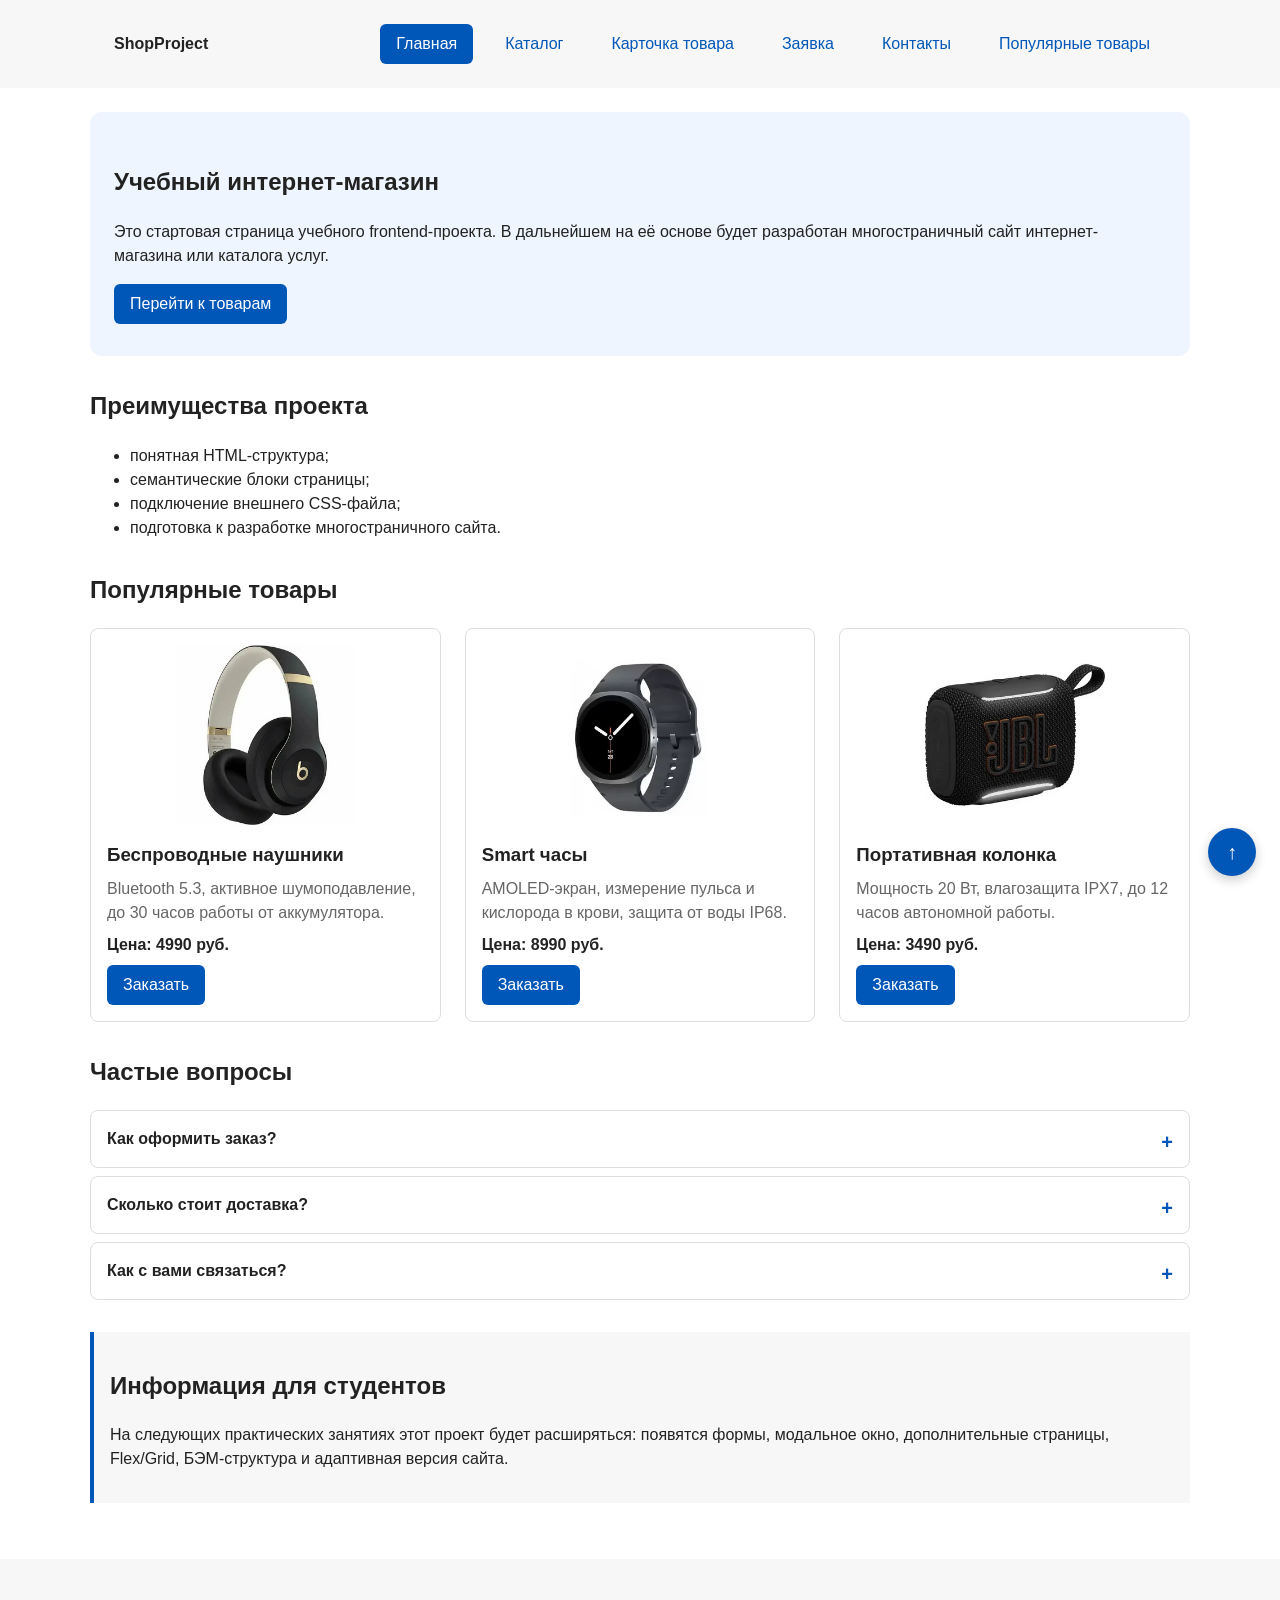
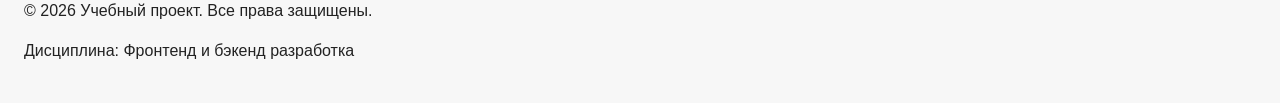
<file: index.html>
<!DOCTYPE html>
<html lang="ru">

<head>
  
  <meta charset="UTF-8">
  <meta name="viewport" content="width=device-width, initial-scale=1.0">
  <title>Учебный интернет-магазин</title>
  <link rel="stylesheet" href="css/style.css">
  <script src="js/main.js" defer></script>
  <meta property="og:type" content="website">
  <meta property="og:title" content="Учебный интернет-магазин">
  <meta property="og:description" content="Учебный frontend-проект интернет-магазина.">
  <meta property="og:image" content="https://tobleron333.github.io/kr1-html-css-shop/images/preview.jpg">

</head>

<body>

<header class="site-header">
  <div class="site-header__inner">
    <a class="site-header__logo" href="index.html">ShopProject</a>

    <nav class="site-nav" aria-label="Основная навигация">
      <ul class="site-nav__list">
        <li class="site-nav__item">
          <a class="site-nav__link site-nav__link--active" href="index.html">Главная</a>
        </li>
        <li class="site-nav__item">
          <a class="site-nav__link" href="catalog.html">Каталог</a>
        </li>
        <li class="site-nav__item">
          <a class="site-nav__link" href="product.html">Карточка товара</a>
        </li>
        <li class="site-nav__item">
          <a class="site-nav__link" href="order.html">Заявка</a>
        </li>
        <li class="site-nav__item">
          <a class="site-nav__link" href="contacts.html">Контакты</a>
        </li>
        <li class="site-nav__item">
          <a class="site-nav__link" href="index.html#popular">Популярные товары</a>
        </li>
      </ul>
    </nav>
  </div>
</header>

<main>
  <!-- Основное содержимое страницы -->

   <section class="hero">
  <h1>Учебный интернет-магазин</h1>
  <p>
    Это стартовая страница учебного frontend-проекта.
    В дальнейшем на её основе будет разработан многостраничный сайт
    интернет-магазина или каталога услуг.
  </p>
  <a class="button button--primary" href="#popular">Перейти к товарам</a>
</section>

<section class="section" id="advantages">
  <h2>Преимущества проекта</h2>

  <ul class="advantages__list">
    <li>понятная HTML-структура;</li>
    <li>семантические блоки страницы;</li>
    <li>подключение внешнего CSS-файла;</li>
    <li>подготовка к разработке многостраничного сайта.</li>
  </ul>
</section>

<section class="section" id="popular">
  <h2>Популярные товары</h2>

  <div class="products-grid">

    <article class="product-card">
      <img class="product-card__image" src="images/product-1.jpg" alt="Беспроводные наушники" width="400" height="300" loading="lazy">
      <h3 class="product-card__title">Беспроводные наушники</h3>
      <p class="product-card__description">Bluetooth 5.3, активное шумоподавление, до 30 часов работы от аккумулятора.</p>
      <p class="product-card__price">Цена: 4990 руб.</p>
      <button class="button button--primary product-card__button" type="button" data-product="Беспроводные наушники">
        Заказать
      </button>
    </article>

    <article class="product-card">
      <img class="product-card__image" src="images/product-2.jpg" alt="Умные часы" width="400" height="300" loading="lazy">
      <h3 class="product-card__title">Smart часы</h3>
      <p class="product-card__description">AMOLED-экран, измерение пульса и кислорода в крови, защита от воды IP68.</p>
      <p class="product-card__price">Цена: 8990 руб.</p>
      <button class="button button--primary product-card__button" type="button" data-product="Умные часы">
        Заказать
      </button>
    </article>

    <article class="product-card">
      <img class="product-card__image" src="images/product-3.jpg" alt="Портативная колонка" width="400" height="300" loading="lazy">
      <h3 class="product-card__title">Портативная колонка</h3>
      <p class="product-card__description">Мощность 20 Вт, влагозащита IPX7, до 12 часов автономной работы.</p>
      <p class="product-card__price">Цена: 3490 руб.</p>
      <button class="button button--primary product-card__button" type="button" data-product="Портативная колонка">
        Заказать
      </button>
    </article>

  </div>

</section>

<section class="section faq" id="faq">
  <h2>Частые вопросы</h2>

  <details class="faq__item">
    <summary class="faq__question">Как оформить заказ?</summary>
    <p class="faq__answer">
      Нажмите кнопку «Заказать» на карточке товара или перейдите на страницу «Заявка» и заполните форму. Мы свяжемся с вами для подтверждения.
    </p>
  </details>

  <details class="faq__item">
    <summary class="faq__question">Сколько стоит доставка?</summary>
    <p class="faq__answer">
      Доставка по городу - бесплатно при заказе от 3000 рублей. В другие регионы - по тарифам транспортных компаний.
    </p>
  </details>

  <details class="faq__item">
    <summary class="faq__question">Как с вами связаться?</summary>
    <p class="faq__answer">
      Позвоните по телефону +7 (900) 000-00-00, напишите на
      info@example.com или оставьте заявку через форму на сайте.
    </p>
  </details>
</section>

<aside class="info-block">
  <h2>Информация для студентов</h2>
  <p>
    На следующих практических занятиях этот проект будет расширяться:
    появятся формы, модальное окно, дополнительные страницы, Flex/Grid,
    БЭМ-структура и адаптивная версия сайта.
  </p>
</aside>
</main>

<footer id="contacts">
  <p>&copy; 2026 Учебный проект. Все права защищены.</p>
  <p>Дисциплина: Фронтенд и бэкенд разработка</p>
</footer>

<dialog class="order-dialog" id="order-dialog" aria-labelledby="order-dialog-title">
  <h2 class="order-dialog__title" id="order-dialog-title">Оформление заявки</h2>

  <form class="order-form" id="order-form" action="#" method="post" novalidate>
    <input id="selected-product" name="selected-product" type="hidden">

    <div class="order-form__field">
      <label class="order-form__label" for="order-name">Имя</label>
      <input
        class="order-form__input"
        id="order-name"
        name="name"
        type="text"
        placeholder="Введите ваше имя"
        minlength="2"
        autocomplete="given-name"
        required
      >
    </div>

    <div class="order-form__field">
      <label class="order-form__label" for="order-email">E-mail</label>
      <input
        class="order-form__input"
        id="order-email"
        name="email"
        type="email"
        placeholder="example@mail.ru"
        autocomplete="email"
        required
      >
    </div>

    <div class="order-form__field">
      <label class="order-form__label" for="order-phone">Телефон</label>
      <input
        class="order-form__input"
        id="order-phone"
        name="phone"
        type="tel"
        inputmode="tel"
        placeholder="+7 (900) 000-00-00"
        pattern="^\+7 \(\d{3}\) \d{3}-\d{2}-\d{2}$"
        required
      >
      <small class="order-form__hint">Формат: +7 (900) 000-00-00</small>
    </div>

    <div class="order-form__field">
      <label class="order-form__label" for="order-date">Дата связи</label>
      <input
        class="order-form__input"
        id="order-date"
        name="date"
        type="date"
      >
    </div>

    <div class="order-form__field">
      <label class="order-form__label" for="order-topic">Тема заявки</label>
      <select class="order-form__input" id="order-topic" name="topic" required>
        <option value="">Выберите тему</option>
        <option value="product">Заказ товара</option>
        <option value="consultation">Консультация</option>
        <option value="delivery">Доставка</option>
      </select>
    </div>

    <div class="order-form__field">
      <label class="order-form__label" for="order-comment">Комментарий</label>
      <textarea
        class="order-form__input"
        id="order-comment"
        name="comment"
        rows="4"
        placeholder="Укажите дополнительную информацию"
      ></textarea>
    </div>

    <div class="order-form__field order-form__field--checkbox">
      <label>
        <input
          class="order-form__checkbox"
          id="order-agreement"
          name="agreement"
          type="checkbox"
          required
        >
        Я согласен на обработку данных
      </label>
    </div>

    <div class="order-form__actions">
      <button class="button button--secondary" type="button" id="close-order-dialog">Закрыть</button>
      <button class="button button--primary" type="submit">Отправить заявку</button>
    </div>
  </form>
</dialog>

<p class="success-message" id="success-message" hidden>
  Форма успешно отправлена!
</p>

  <a href="#top" class="scroll-top" id="scroll-top" aria-label="Наверх">↑</a>

</body>
</html>
</file>
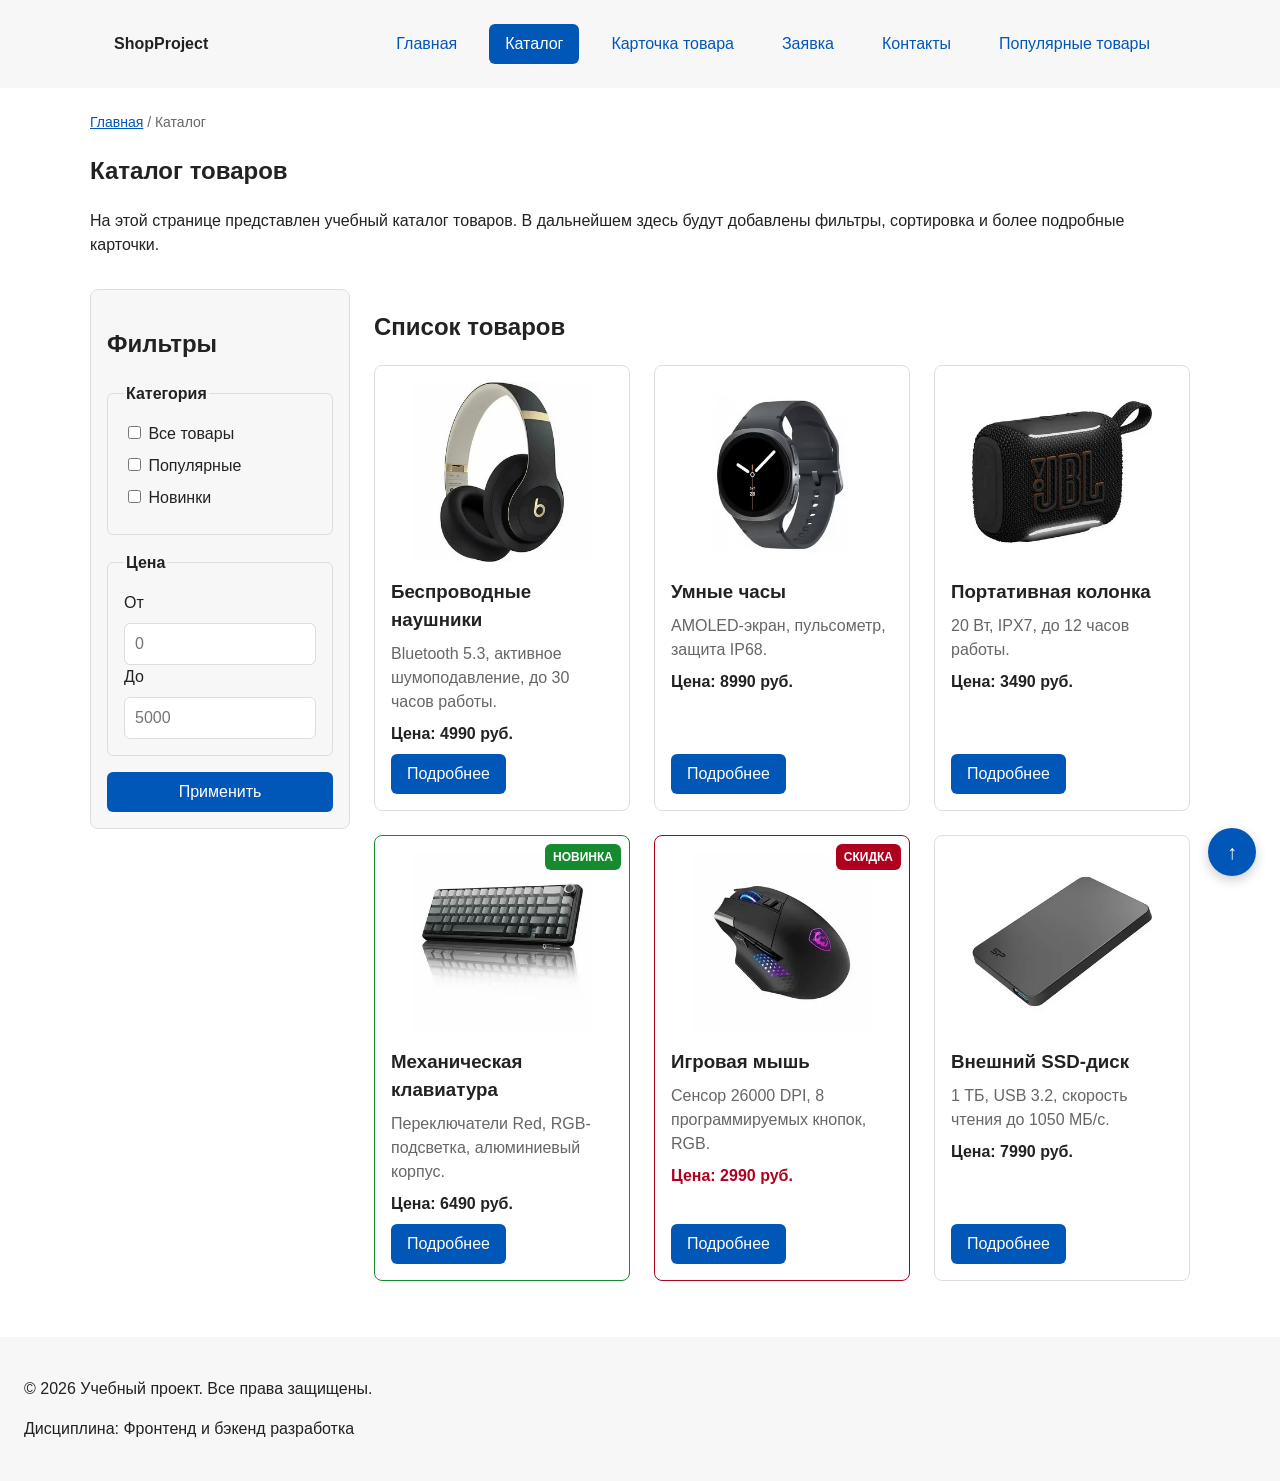
<file: catalog.html>
<!DOCTYPE html>

<html lang = "ru">

<head>


  <meta charset="UTF-8">
  <meta name="viewport" content="width=device-width, initial-scale=1.0">
  <meta name="description" content="Каталог товаров учебного интернет-магазина.">
  <title>Каталог товаров — Учебный интернет-магазин</title>
  <link rel="stylesheet" href="css/style.css">
  <script src="js/main.js" defer></script>
  <meta property="og:type" content="website">
  <meta property="og:title" content="Учебный интернет-магазин">
  <meta property="og:description" content="Учебный frontend-проект интернет-магазина.">
  <meta property="og:image" content="https://tobleron333.github.io/kr1-html-css-shop/images/preview.jpg">

</head>

<body>

  <header class="site-header">
    <div class="site-header__inner">
      <a class="site-header__logo" href="index.html">ShopProject</a>

      <nav class="site-nav" aria-label="Основная навигация">
        <ul class="site-nav__list">
          <li class="site-nav__item">
            <a class="site-nav__link" href="index.html">Главная</a>
          </li>
          <li class="site-nav__item">
            <a class="site-nav__link site-nav__link--active" href="catalog.html">Каталог</a>
          </li>
          <li class="site-nav__item">
            <a class="site-nav__link" href="product.html">Карточка товара</a>
          </li>
          <li class="site-nav__item">
            <a class="site-nav__link" href="order.html">Заявка</a>
          </li>
          <li class="site-nav__item">
            <a class="site-nav__link" href="contacts.html">Контакты</a>
          </li>
          <li class="site-nav__item">
            <a class="site-nav__link" href="index.html#popular">Популярные товары</a>
          </li>
        </ul>
      </nav>
    </div>
  </header>

  <main>
    <nav class="breadcrumbs" aria-label="Хлебные крошки">
      <a class="breadcrumbs__link" href="index.html">Главная</a>
      <span class="breadcrumbs__current">Каталог</span>
    </nav>

    <section class="section">
      <h1>Каталог товаров</h1>
      <p>
        На этой странице представлен учебный каталог товаров.
        В дальнейшем здесь будут добавлены фильтры, сортировка и более
        подробные карточки.
      </p>
    </section>

    <section class="catalog-layout">

    <aside class="catalog-filters">
      <h2>Фильтры</h2>

      <form class="filters-form" action="#" method="get">
        <fieldset>
          <legend>Категория</legend>

          <label>
            <input type="checkbox" name="category" value="all">
            Все товары
          </label>

          <label>
            <input type="checkbox" name="category" value="popular">
            Популярные
          </label>

          <label>
            <input type="checkbox" name="category" value="new">
            Новинки
          </label>
        </fieldset>

        <fieldset>
          <legend>Цена</legend>

          <label for="price-from">От</label>
          <input id="price-from" name="price-from" type="number" min="0" placeholder="0">

          <label for="price-to">До</label>
          <input id="price-to" name="price-to" type="number" min="0" placeholder="5000">
        </fieldset>

        <button class="button button--primary" type="submit">Применить</button>
      </form>
    </aside>

    <section class="catalog-products">
      <h2>Список товаров</h2>

      <div class="products-grid">

        <article class="product-card">
          <img class="product-card__image" src="images/product-1.jpg" alt="Беспроводные наушники" width="400" height="300" loading="lazy">
          <h3 class="product-card__title">Беспроводные наушники</h3>
          <p class="product-card__description">Bluetooth 5.3, активное шумоподавление, до 30 часов работы.</p>
          <p class="product-card__price">Цена: 4990 руб.</p>
          <a class="button button--primary product-card__button" href="product.html">Подробнее</a>
        </article>

        <article class="product-card">
          <img class="product-card__image" src="images/product-2.jpg" alt="Умные часы" width="400" height="300" loading="lazy">
          <h3 class="product-card__title">Умные часы</h3>
          <p class="product-card__description">AMOLED-экран, пульсометр, защита IP68.</p>
          <p class="product-card__price">Цена: 8990 руб.</p>
          <a class="button button--primary product-card__button" href="product.html">Подробнее</a>
        </article>

        <article class="product-card">
          <img class="product-card__image" src="images/product-3.jpg" alt="Портативная колонка" width="400" height="300" loading="lazy">
          <h3 class="product-card__title">Портативная колонка</h3>
          <p class="product-card__description">20 Вт, IPX7, до 12 часов работы.</p>
          <p class="product-card__price">Цена: 3490 руб.</p>
          <a class="button button--primary product-card__button" href="product.html">Подробнее</a>
        </article>

        <article class="product-card product-card--new">
          <span class="product-card__badge product-card__badge--new">Новинка</span>
          <img class="product-card__image" src="images/product-4.jpg" alt="Механическая клавиатура" width="400" height="300" loading="lazy">
          <h3 class="product-card__title">Механическая клавиатура</h3>
          <p class="product-card__description">Переключатели Red, RGB-подсветка, алюминиевый корпус.</p>
          <p class="product-card__price">Цена: 6490 руб.</p>
          <a class="button button--primary product-card__button" href="product.html">Подробнее</a>
        </article>

        <article class="product-card product-card--discount">
          <span class="product-card__badge product-card__badge--discount">Скидка</span>
          <img class="product-card__image" src="images/product-5.jpg" alt="Игровая мышь" width="400" height="300" loading="lazy">
          <h3 class="product-card__title">Игровая мышь</h3>
          <p class="product-card__description">Сенсор 26000 DPI, 8 программируемых кнопок, RGB.</p>
          <p class="product-card__price">Цена: 2990 руб.</p>
          <a class="button button--primary product-card__button" href="product.html">Подробнее</a>
        </article>

        <article class="product-card">
          <img class="product-card__image" src="images/product-6.jpg" alt="Внешний SSD-диск" width="400" height="300" loading="lazy">
          <h3 class="product-card__title">Внешний SSD-диск</h3>
          <p class="product-card__description">1 ТБ, USB 3.2, скорость чтения до 1050 МБ/с.</p>
          <p class="product-card__price">Цена: 7990 руб.</p>
          <a class="button button--primary product-card__button" href="product.html">Подробнее</a>
        </article>

      </div>
    </section>

  </section>
  </main>

  <footer>
    <p>&copy; 2026 Учебный проект. Все права защищены.</p>
    <p>Дисциплина: Фронтенд и бэкенд разработка</p>
  </footer>

  <a href="#top" class="scroll-top" id="scroll-top" aria-label="Наверх">↑</a>

</body>

</html>
</file>
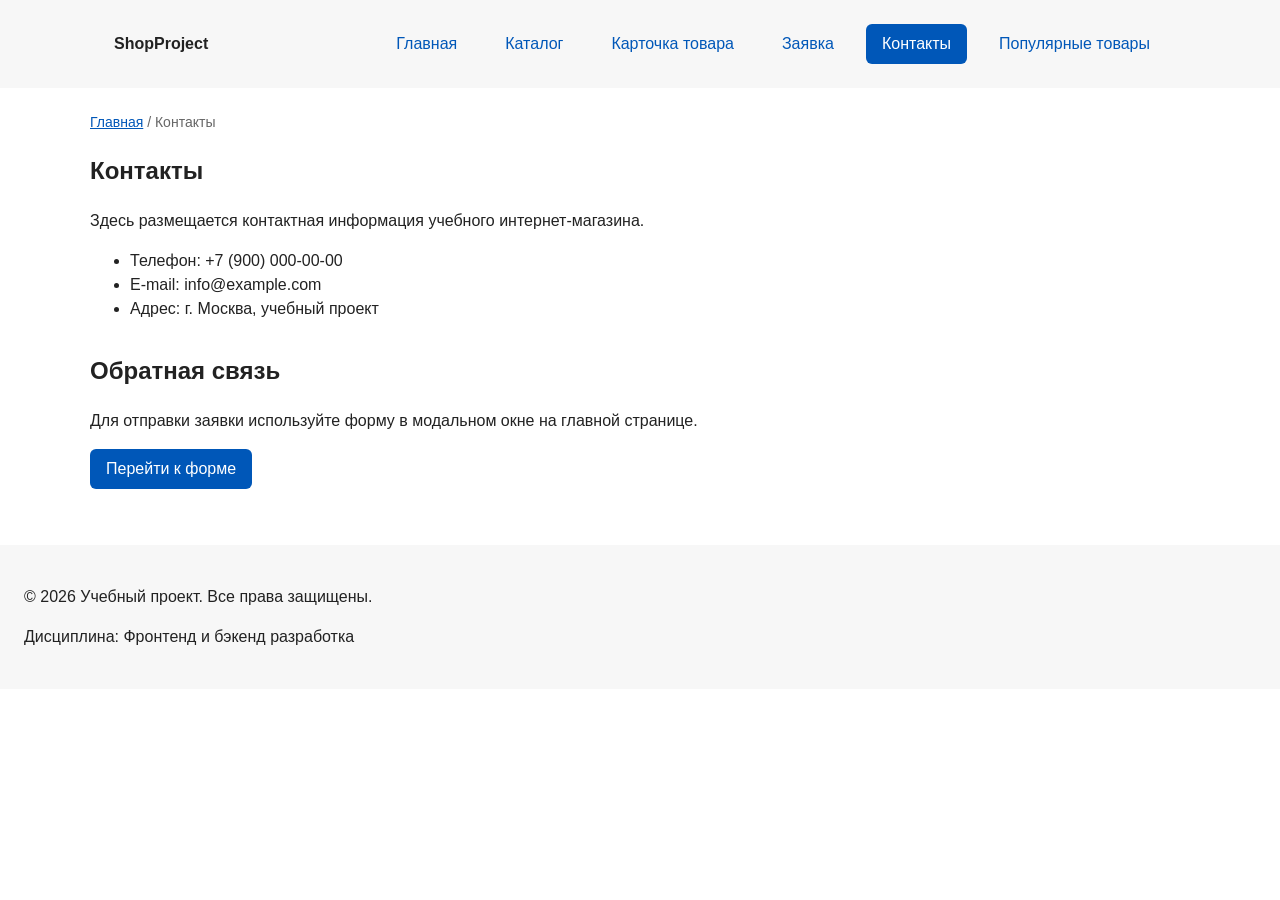
<file: contacts.html>
<!DOCTYPE html>
<html lang="ru">

<head>

  <meta charset="UTF-8">
  <meta name="viewport" content="width=device-width, initial-scale=1.0">
  <meta name="description" content="Контактная информация учебного интернет-магазина.">
  <title>Контакты — Учебный интернет-магазин</title>
  <link rel="stylesheet" href="css/style.css">
  <meta property="og:type" content="website">
  <meta property="og:title" content="Учебный интернет-магазин">
  <meta property="og:description" content="Учебный frontend-проект интернет-магазина.">
  <meta property="og:image" content="https://tobleron333.github.io/kr1-html-css-shop/images/preview.jpg">

</head>

<body>

  <header class="site-header">
    <div class="site-header__inner">

      <a class="site-header__logo" href="index.html">ShopProject</a>

      <nav class="site-nav" aria-label="Основная навигация">
        <ul class="site-nav__list">
          <li class="site-nav__item">
            <a class="site-nav__link" href="index.html">Главная</a>
          </li>
          <li class="site-nav__item">
            <a class="site-nav__link" href="catalog.html">Каталог</a>
          </li>
          <li class="site-nav__item">
            <a class="site-nav__link" href="product.html">Карточка товара</a>
          </li>
          <li class="site-nav__item">
            <a class="site-nav__link" href="order.html">Заявка</a>
          </li>
          <li class="site-nav__item">
            <a class="site-nav__link site-nav__link--active" href="contacts.html">Контакты</a>
          </li>
          <li class="site-nav__item">
            <a class="site-nav__link" href="index.html#popular">Популярные товары</a>
          </li>
        </ul>
      </nav>

    </div>
  </header>

  <main>
    <nav class="breadcrumbs" aria-label="Хлебные крошки">
      <a class="breadcrumbs__link" href="index.html">Главная</a>
      <span class="breadcrumbs__current">Контакты</span>
    </nav>

    <section class="section">
      <h1>Контакты</h1>
      <p>
        Здесь размещается контактная информация учебного интернет-магазина.
      </p>

      <ul>
        <li>Телефон: +7 (900) 000-00-00</li>
        <li>E-mail: info@example.com</li>
        <li>Адрес: г. Москва, учебный проект</li>
      </ul>
    </section>

    <section class="section" id="feedback">
      <h2>Обратная связь</h2>
      <p>
        Для отправки заявки используйте форму в модальном окне на главной странице.
      </p>
      <a class="button button--primary" href="order.html">Перейти к форме</a>
    </section>
  </main>

  <footer>
    <p>&copy; 2026 Учебный проект. Все права защищены.</p>
    <p>Дисциплина: Фронтенд и бэкенд разработка</p>
  </footer>
  
  <a href="#top" class="scroll-top" id="scroll-top" aria-label="Наверх">↑</a>
  
</body>
</html>
</file>
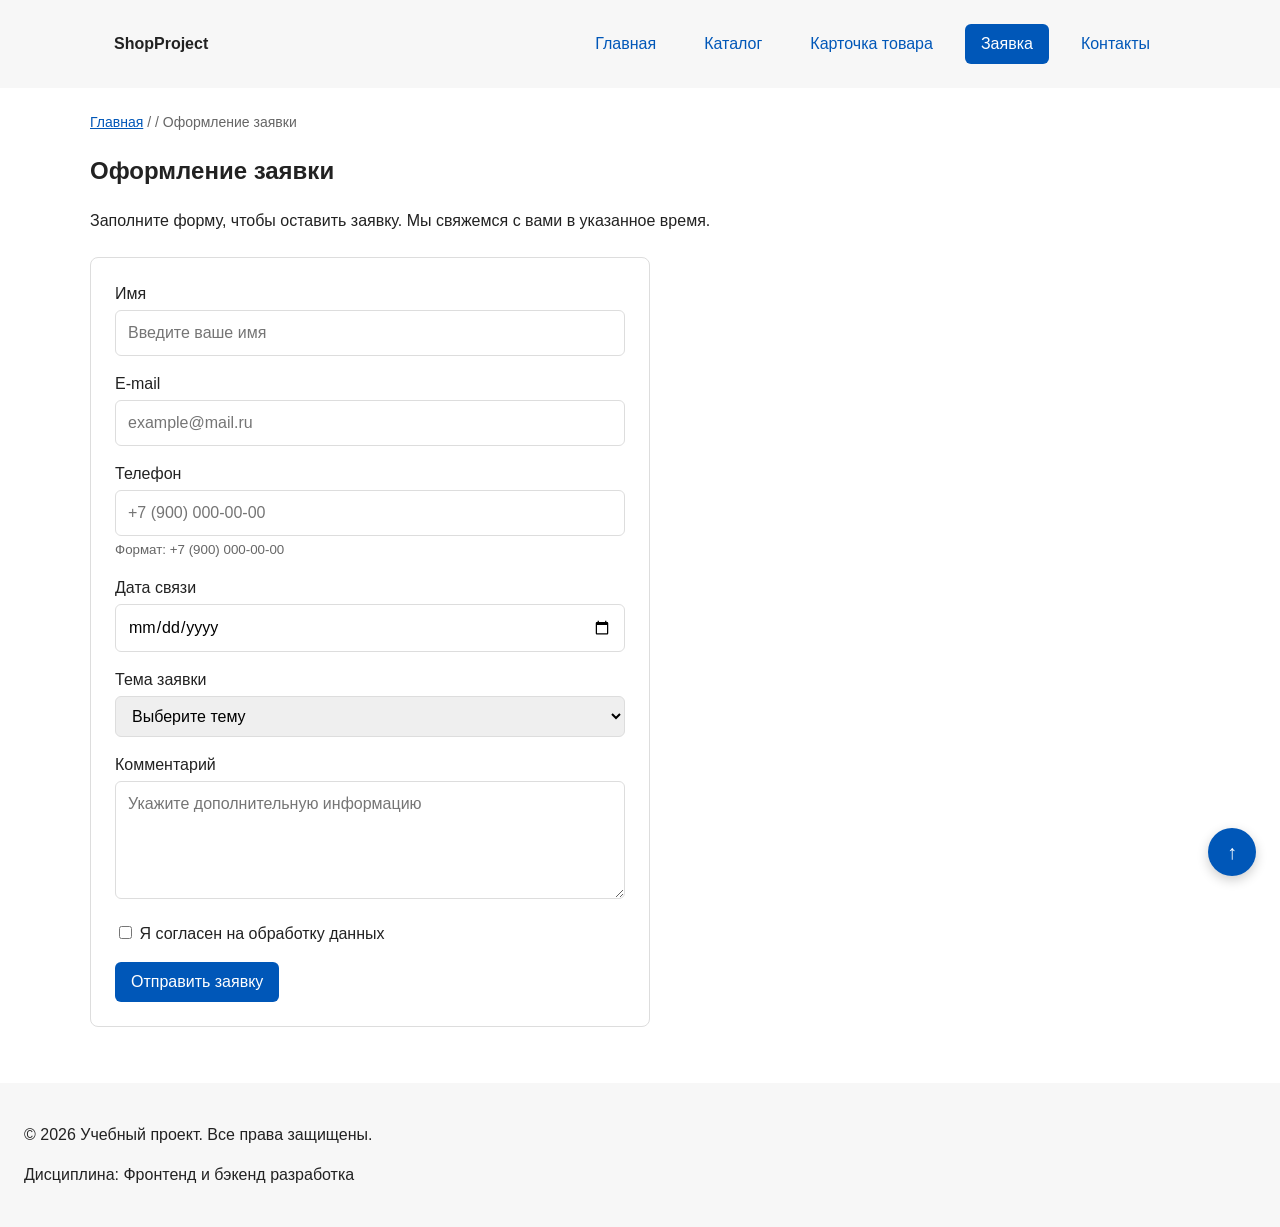
<file: order.html>
<!DOCTYPE html>
<html lang="ru">

<head>
  <meta charset="UTF-8">
  <meta name="viewport" content="width=device-width, initial-scale=1.0">
  <meta name="description" content="Оформление заявки в учебном интернет-магазине.">
  <title>Оформление заявки — Учебный интернет-магазин</title>
  <link rel="stylesheet" href="css/style.css">
  <script src="js/main.js" defer></script>
  <meta property="og:type" content="website">
  <meta property="og:title" content="Учебный интернет-магазин">
  <meta property="og:description" content="Учебный frontend-проект интернет-магазина.">
  <meta property="og:image" content="https://tobleron333.github.io/kr1-html-css-shop/images/preview.jpg">
</head>

<body>

  <header class="site-header">
    <div class="site-header__inner">
      <a class="site-header__logo" href="index.html">ShopProject</a>

      <nav class="site-nav" aria-label="Основная навигация">
        <ul class="site-nav__list">
          <li class="site-nav__item">
            <a class="site-nav__link" href="index.html">Главная</a>
          </li>
          <li class="site-nav__item">
            <a class="site-nav__link" href="catalog.html">Каталог</a>
          </li>
          <li class="site-nav__item">
            <a class="site-nav__link" href="product.html">Карточка товара</a>
          </li>
          <li class="site-nav__item">
            <a class="site-nav__link site-nav__link--active" href="order.html">Заявка</a>
          </li>
          <li class="site-nav__item">
            <a class="site-nav__link" href="contacts.html">Контакты</a>
          </li>
        </ul>
      </nav>
    </div>
  </header>

  <main>
    <nav class="breadcrumbs" aria-label="Хлебные крошки">
      <a class="breadcrumbs__link" href="index.html">Главная</a>
      <span class="breadcrumbs__current"> / Оформление заявки</span>
    </nav>

    <section class="section">
      <h1>Оформление заявки</h1>
      <p>
        Заполните форму, чтобы оставить заявку. Мы свяжемся с вами
        в указанное время.
      </p>

      <form class="order-form order-form--page" id="order-form" action="#" method="post" novalidate>
        <input id="selected-product" name="selected-product" type="hidden">

        <div class="order-form__field">
          <label class="order-form__label" for="order-name">Имя</label>
          <input
            class="order-form__input"
            id="order-name"
            name="name"
            type="text"
            placeholder="Введите ваше имя"
            minlength="2"
            autocomplete="given-name"
            required
          >
        </div>

        <div class="order-form__field">
          <label class="order-form__label" for="order-email">E-mail</label>
          <input
            class="order-form__input"
            id="order-email"
            name="email"
            type="email"
            placeholder="example@mail.ru"
            autocomplete="email"
            required
          >
        </div>

        <div class="order-form__field">
          <label class="order-form__label" for="order-phone">Телефон</label>
          <input
            class="order-form__input"
            id="order-phone"
            name="phone"
            type="tel"
            inputmode="tel"
            placeholder="+7 (900) 000-00-00"
            pattern="^\+7 \(\d{3}\) \d{3}-\d{2}-\d{2}$"
            required
          >
          <small class="order-form__hint">Формат: +7 (900) 000-00-00</small>
        </div>

        <div class="order-form__field">
          <label class="order-form__label" for="order-date">Дата связи</label>
          <input
            class="order-form__input"
            id="order-date"
            name="date"
            type="date"
          >
        </div>

        <div class="order-form__field">
          <label class="order-form__label" for="order-topic">Тема заявки</label>
          <select class="order-form__input" id="order-topic" name="topic" required>
            <option value="">Выберите тему</option>
            <option value="product">Заказ товара</option>
            <option value="consultation">Консультация</option>
            <option value="delivery">Доставка</option>
          </select>
        </div>

        <div class="order-form__field">
          <label class="order-form__label" for="order-comment">Комментарий</label>
          <textarea
            class="order-form__input"
            id="order-comment"
            name="comment"
            rows="4"
            placeholder="Укажите дополнительную информацию"
          ></textarea>
        </div>

        <div class="order-form__field order-form__field--checkbox">
          <label>
            <input
              class="order-form__checkbox"
              id="order-agreement"
              name="agreement"
              type="checkbox"
              required
            >
            Я согласен на обработку данных
          </label>
        </div>

        <div class="order-form__actions">
          <button class="button button--primary" type="submit">Отправить заявку</button>
        </div>
      </form>

      <p class="success-message" id="success-message" hidden>
        Форма успешно отправлена!
      </p>
    </section>
  </main>

  <footer>
    <p>&copy; 2026 Учебный проект. Все права защищены.</p>
    <p>Дисциплина: Фронтенд и бэкенд разработка</p>
  </footer>

  <a href="#top" class="scroll-top" id="scroll-top" aria-label="Наверх">↑</a>
  
</body>

</html>
</file>
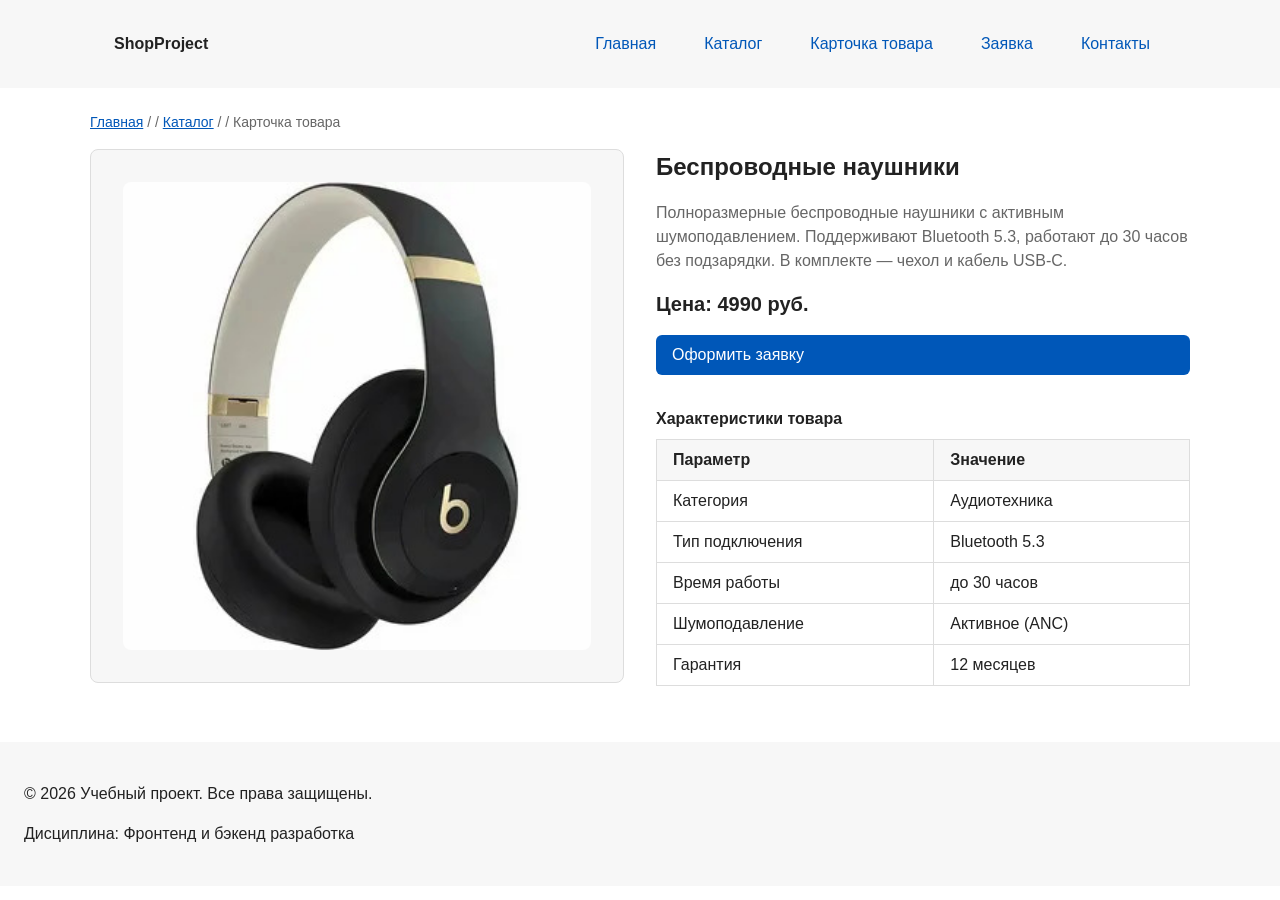
<file: product.html>
<!DOCTYPE html>
<html lang="ru">

<head>
  <meta charset="UTF-8">
  <meta name="viewport" content="width=device-width, initial-scale=1.0">
  <meta name="description" content="Карточка товара учебного интернет-магазина.">
  <title>Карточка товара — Учебный интернет-магазин</title>
  <link rel="stylesheet" href="css/style.css">
  <script src="js/main.js" defer></script>
  <meta property="og:type" content="website">
  <meta property="og:title" content="Учебный интернет-магазин">
  <meta property="og:description" content="Учебный frontend-проект интернет-магазина.">
  <meta property="og:image" content="https://tobleron333.github.io/kr1-html-css-shop/images/preview.jpg">
</head>

<body>

  <header class="site-header">
    <div class="site-header__inner">
      <a class="site-header__logo" href="index.html">ShopProject</a>

      <nav class="site-nav" aria-label="Основная навигация">
        <ul class="site-nav__list">
          <li class="site-nav__item">
            <a class="site-nav__link" href="index.html">Главная</a>
          </li>
          <li class="site-nav__item">
            <a class="site-nav__link" href="catalog.html">Каталог</a>
          </li>
          <li class="site-nav__item">
            <a class="site-nav__link" href="product.html">Карточка товара</a>
          </li>
          <li class="site-nav__item">
            <a class="site-nav__link" href="order.html">Заявка</a>
          </li>
          <li class="site-nav__item">
            <a class="site-nav__link" href="contacts.html">Контакты</a>
          </li>
        </ul>
      </nav>
    </div>
  </header>

  <main>
    <nav class="breadcrumbs" aria-label="Хлебные крошки">
      <a class="breadcrumbs__link" href="index.html">Главная</a>
      <span class="breadcrumbs__current"> / </span>
      <a class="breadcrumbs__link" href="catalog.html">Каталог</a>
      <span class="breadcrumbs__current"> / Карточка товара</span>
    </nav>

    <article class="product-detail">

      <div class="product-detail__media">
        <img class="product-detail__image" src="images/product-1.jpg" alt="Беспроводные наушники" width="600" height="450">
      </div>

      <div class="product-detail__info">
        <h1 class="product-detail__title">Беспроводные наушники</h1>
        <p class="product-detail__description">
          Полноразмерные беспроводные наушники с активным шумоподавлением.
          Поддерживают Bluetooth 5.3, работают до 30 часов без подзарядки.
          В комплекте — чехол и кабель USB-C.
        </p>
        <p class="product-detail__price">Цена: 4990 руб.</p>

        <a class="button button--primary" href="order.html">Оформить заявку</a>

        <table class="product-table">
          <caption>Характеристики товара</caption>
          <thead>
            <tr>
              <th>Параметр</th>
              <th>Значение</th>
            </tr>
          </thead>
          <tbody>
            <tr>
              <td>Категория</td>
              <td>Аудиотехника</td>
            </tr>
            <tr>
              <td>Тип подключения</td>
              <td>Bluetooth 5.3</td>
            </tr>
            <tr>
              <td>Время работы</td>
              <td>до 30 часов</td>
            </tr>
            <tr>
              <td>Шумоподавление</td>
              <td>Активное (ANC)</td>
            </tr>
            <tr>
              <td>Гарантия</td>
              <td>12 месяцев</td>
            </tr>
          </tbody>
        </table>
      </div>

    </article>
  </main>

  <footer>
    <p>&copy; 2026 Учебный проект. Все права защищены.</p>
    <p>Дисциплина: Фронтенд и бэкенд разработка</p>
  </footer>

  <a href="#top" class="scroll-top" id="scroll-top" aria-label="Наверх">↑</a>
  
</body>

</html>
</file>
<file: css/style.css>
/* ===============================
   1. Переменные проекта
   =============================== */

:root {

  --color-bg: #ffffff;
  --color-text: #222222;
  --color-muted: #666666;
  --color-primary: #0057b8;
  --color-primary-dark: #003f86;
  --color-border: #dddddd;
  --color-surface: #f7f7f7;
  --color-surface-accent: #eef5ff;
  --color-danger: #b00020;
  --color-success: #168a2f;
  --color-success-bg: #eefaf0;
  --color-white: #ffffff;

  --space-xs: 4px;
  --space-sm: 8px;
  --space-md: 16px;
  --space-lg: 24px;
  --space-xl: 32px;

  --radius-sm: 6px;
  --radius-md: 8px;
  --radius-lg: 12px;

  --container-width: 1100px;
}

/* ===============================
   2. Базовые стили
   =============================== */

* {
  box-sizing: border-box;
}

html {
  scroll-behavior: smooth;
}

body {
  margin: 0;
  font-family: Arial, sans-serif;
  line-height: 1.5;
  color: var(--color-text);
  background-color: var(--color-bg);
}

main,
footer {
  padding: var(--space-lg);
}

.site-header {
  position: sticky;
  top: 0;
  z-index: 100;
  background-color: var(--color-surface);
}

.site-header__inner {
  display: grid;
  grid-template-columns: auto 1fr;
  align-items: center;
  gap: var(--space-lg);
  max-width: var(--container-width);
  margin: 0 auto;
  padding: var(--space-lg);
}

.site-header__logo {
  font-weight: 700;
  color: var(--color-text);
  text-decoration: none;
}

.site-nav__list {
  display: flex;
  flex-wrap: wrap;
  justify-content: flex-end;
  align-items: center;
  gap: var(--space-md);
  padding: 0;
  margin: 0;
  list-style: none;
}

.site-nav__link {
  display: inline-block;
  padding: var(--space-sm) var(--space-md);
  color: var(--color-primary);
  text-decoration: none;
  border-radius: var(--radius-sm);
}

.site-nav__link:hover {
  color: var(--color-white);
  background-color: var(--color-primary);
}

.site-nav__link:focus-visible {
  outline: 2px solid var(--color-primary);
  outline-offset: 3px;
}

.site-nav__link--active {
  color: var(--color-white);
  background-color: var(--color-primary);
}

footer {
  background-color: var(--color-surface);
}

/* ===============================
   3. Общие элементы интерфейса
   =============================== */

a {
  color: var(--color-primary);
}

a:hover {
  color: var(--color-primary-dark);
}

a:focus-visible {
  outline: 2px solid var(--color-primary);
  outline-offset: 3px;
}

.button {
  display: inline-block;
  padding: var(--space-sm) var(--space-md);
  border: none;
  border-radius: var(--radius-sm);
  font: inherit;
  text-decoration: none;
  cursor: pointer;
}

.button--primary {
  color: var(--color-white);
  background-color: var(--color-primary);
}

.button--primary:hover {
  background-color: var(--color-primary-dark);
}

.button--secondary {
  color: var(--color-primary);
  background-color: transparent;
  border: 1px solid var(--color-primary);
}

.button--secondary:hover {
  color: var(--color-white);
  background-color: var(--color-primary);
}

.button:focus-visible {
  outline: 2px solid var(--color-primary);
  outline-offset: 3px;
}

.button:disabled,
.button--disabled {
  opacity: 0.6;
  cursor: not-allowed;
}

.breadcrumbs {
  max-width: var(--container-width);
  margin: 0 auto var(--space-md);
  font-size: 14px;
  color: var(--color-muted);
}

.breadcrumbs__link {
  color: var(--color-primary);
}

.breadcrumbs__current::before {
  content: " / ";
  color: var(--color-muted);
}

:target {
  outline: 2px dashed var(--color-primary);
  outline-offset: 4px;
}

/* ===============================
   4. Компоненты страницы
   =============================== */

.hero {
  max-width: var(--container-width);
  margin: 0 auto var(--space-xl);
  padding: var(--space-xl) var(--space-lg);
  background-color: var(--color-surface-accent);
  border-radius: var(--radius-lg);
}

.section {
  max-width: var(--container-width);
  margin: 0 auto var(--space-xl);
}

.section h2 {
  margin-top: 0;
}

.products-grid {
  display: grid;
  grid-template-columns: repeat(3,1fr);
  gap: var(--space-lg);
}

.product-card {
  display: flex;
  flex-direction: column;
  gap: var(--space-sm);
  padding: var(--space-md);
  border: 1px solid var(--color-border);
  border-radius: var(--radius-md);
  background-color: var(--color-bg);
  position: relative;
}

.product-card:hover {
  border-color: var(--color-primary);
}

.product-card__title {
  margin: 0;
  color: var(--color-text);
}

.product-card__description {
  margin: 0;
  color: var(--color-muted);
}

.product-card__price {
  margin: 0;
  font-weight: 700;
}

.product-card__button {
  margin-top: auto;
  align-self: flex-start;
}

.product-card--new {
  border-color: var(--color-success);
}

.product-card--discount {
  border-color: var(--color-danger);
}

.product-card--discount .product-card__price {
  color: var(--color-danger);
}

.product-card__badge {
  position: absolute;
  top: var(--space-sm);
  right: var(--space-sm);
  padding: 4px 8px;
  color: var(--color-white);
  background-color: var(--color-primary);
  border-radius: var(--radius-sm);
  font-size: 12px;
  font-weight: 700;
  text-transform: uppercase;
}

.product-card__badge--new {
  background-color: var(--color-success);
}

.product-card__badge--discount {
  background-color: var(--color-danger);
}

.info-block {
  max-width: var(--container-width);
  margin: 0 auto var(--space-xl);
  padding: var(--space-md);
  border-left: 4px solid var(--color-primary);
  background-color: var(--color-surface);
}

.catalog-layout {
  max-width: var(--container-width);
  margin: 0 auto var(--space-xl);
  display: grid;
  grid-template-columns: 260px 1fr;
  grid-template-areas: "filters products";
  gap: var(--space-lg);
}

.catalog-filters {
  grid-area: filters;
  position: sticky;
  top: 100px;
  align-self: start;
  padding: var(--space-md);
  border: 1px solid var(--color-border);
  border-radius: var(--radius-md);
  background-color: var(--color-surface);
}

.catalog-products {
  grid-area: products;
}

/* ===============================
   5. Форма и модальное окно
   =============================== */

.order-dialog {
  width: min(100% - 32px, 560px);
  padding: var(--space-lg);
  border: none;
  border-radius: var(--radius-lg);
}

.order-dialog::backdrop {
  background-color: rgba(0, 0, 0, 0.5);
}

.order-dialog__title {
  margin-top: 0;
}

.order-form__field {
  margin-bottom: var(--space-md);
}

.order-form__label {
  display: block;
  margin-bottom: var(--space-xs);
}

.order-form__input {
  width: 100%;
  padding: 10px 12px;
  border: 1px solid var(--color-border);
  border-radius: var(--radius-sm);
  font: inherit;
}

.order-form__checkbox {
  width: auto;
}

.order-form__hint {
  display: block;
  margin-top: var(--space-xs);
  color: var(--color-muted);
}

.order-form__input:hover {
  border-color: var(--color-primary);
}

.order-form__input:focus-visible,
.order-form__actions button:focus-visible {
  outline: 2px solid var(--color-primary);
  outline-offset: 3px;
}

[aria-invalid="true"] {
  border-color: var(--color-danger);
}

.success-message {
  max-width: var(--container-width);
  margin: var(--space-lg) auto;
  padding: var(--space-md);
  border-left: 4px solid var(--color-success);
  background-color: var(--color-success-bg);
}

.filters-form {
  display: grid;
  gap: var(--space-md);
}

.filters-form fieldset {
  margin: 0;
  padding: var(--space-md);
  border: 1px solid var(--color-border);
  border-radius: var(--radius-sm);
}

.filters-form legend {
  font-weight: 700;
}

.filters-form label {
  display: block;
  margin-bottom: var(--space-sm);
}

.filters-form input[type="number"] {
  width: 100%;
  padding: 8px 10px;
  border: 1px solid var(--color-border);
  border-radius: var(--radius-sm);
  font: inherit;
}

/* ===============================
   6. Карточка товара (страница)
   =============================== */

.product-detail {
  max-width: var(--container-width);
  margin: 0 auto var(--space-xl);
  display: grid;
  grid-template-columns: 1fr 1fr;
  gap: var(--space-xl);
  align-items: start;
}

.product-detail__media {
  position: relative;
  padding: var(--space-xl);
  border: 1px solid var(--color-border);
  border-radius: var(--radius-md);
  background-color: var(--color-surface);
  text-align: center;
}

.product-detail__placeholder {
  font-size: 18px;
  color: var(--color-muted);
  padding: var(--space-xl) 0;
}

.product-detail__info {
  display: flex;
  flex-direction: column;
  gap: var(--space-md);
}

.product-detail__title {
  margin: 0;
}

.product-detail__description {
  margin: 0;
  color: var(--color-muted);
}

.product-detail__price {
  margin: 0;
  font-size: 20px;
  font-weight: 700;
}

.product-table {
  width: 100%;
  border-collapse: collapse;
  margin-top: var(--space-md);
}

.product-table caption {
  text-align: left;
  font-weight: 700;
  margin-bottom: var(--space-sm);
}

.product-table th,
.product-table td {
  padding: var(--space-sm) var(--space-md);
  border: 1px solid var(--color-border);
  text-align: left;
}

.product-table thead th {
  background-color: var(--color-surface);
}

.order-form--page {
  max-width: 560px;
  margin-top: var(--space-lg);
  padding: var(--space-lg);
  border: 1px solid var(--color-border);
  border-radius: var(--radius-md);
  background-color: var(--color-bg);
}

.faq {
  max-width: var(--container-width);
}

.faq__item {
  margin-bottom: var(--space-sm);
  padding: var(--space-md);
  border: 1px solid var(--color-border);
  border-radius: var(--radius-md);
  background-color: var(--color-bg);
}

.faq__item[open] {
  border-color: var(--color-primary);
}

.faq__question {
  position: relative;
  padding-right: var(--space-lg);
  cursor: pointer;
  font-weight: 700;
  color: var(--color-text);
  list-style: none;
}

.faq__question::-webkit-details-marker {
  display: none;
}

.faq__question::after {
  content: "+";
  position: absolute;
  right: 0;
  top: 0;
  font-size: 20px;
  color: var(--color-primary);
}

.faq__item[open] .faq__question::after {
  content: "−";
}

.faq__answer {
  margin-top: var(--space-sm);
  margin-bottom: 0;
  color: var(--color-muted);
}

/* Кнопка Наверх */
.scroll-top {
  position: fixed;
  right: var(--space-lg);
  bottom: var(--space-lg);
  z-index: 50;
  display: inline-flex;
  align-items: center;
  justify-content: center;
  width: 48px;
  height: 48px;
  color: var(--color-white);
  background-color: var(--color-primary);
  border-radius: 50%;
  text-decoration: none;
  font-size: 20px;
  font-weight: 700;
  box-shadow: 0 4px 12px rgba(0, 0, 0, 0.2);
  opacity: 0;
  visibility: hidden;
  transition: opacity 0.3s, visibility 0.3s, background-color 0.2s;
}

.scroll-top--visible {
  opacity: 1;
  visibility: visible;
}

.scroll-top:hover {
  background-color: var(--color-primary-dark);
}

.scroll-top:focus-visible {
  outline: 2px solid var(--color-primary);
  outline-offset: 3px;
}

.product-card__image {
  display: block;
  width: 100%;
  height: 180px;
  object-fit: contain;
  border-radius: var(--radius-sm);
  margin-bottom: var(--space-sm);
}

.product-detail__image {
  display: block;
  width: 100%;
  height: auto;
  border-radius: var(--radius-md);
}
</file>
